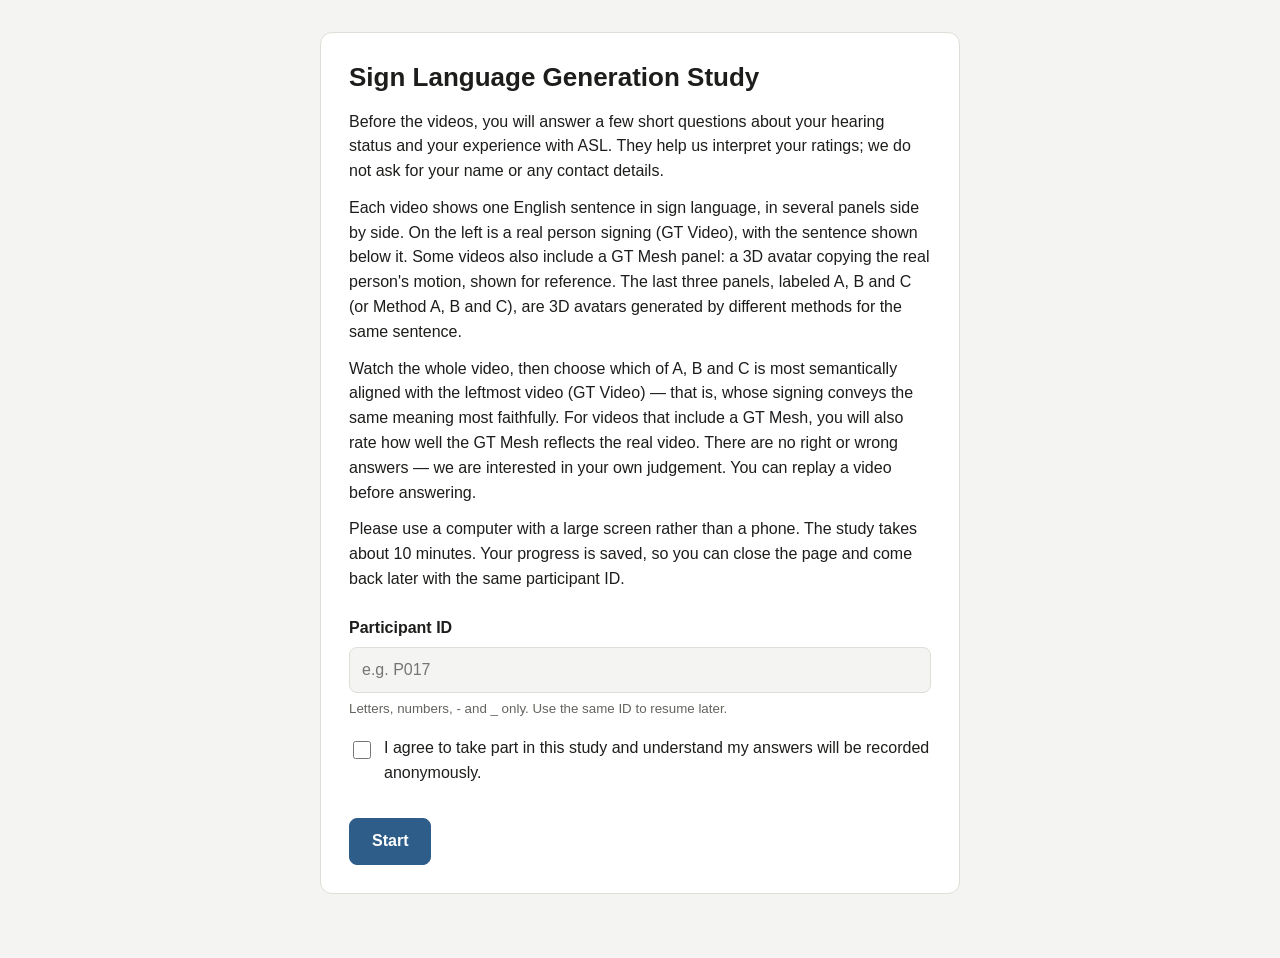
<file: index.html>
<!doctype html>
<html lang="en">
<head>
  <meta charset="utf-8">
  <meta name="viewport" content="width=device-width, initial-scale=1">
  <title>Video Comparison Study</title>
  <link rel="stylesheet" href="style.css">
</head>
<body>
  <div id="demo-banner" class="banner" hidden>
    Demo mode: no Google Sheet is connected, so answers are saved only in this browser.
  </div>

  <main>
    <!-- Welcome -->
    <section id="screen-welcome" class="screen card" hidden>
      <h1 id="study-title"></h1>
      <div id="instructions" class="prose"></div>


      <form id="start-form" novalidate>
        <label id="rater-field" class="field">
          <span>Participant ID</span>
          <input id="rater-id" name="rater" autocomplete="off" spellcheck="false"
                 placeholder="e.g. P017" maxlength="64">
          <small>Letters, numbers, - and _ only. Use the same ID to resume later.</small>
        </label>
        <label id="consent-field" class="check">
          <input id="consent" type="checkbox">
          <span id="consent-text"></span>
        </label>
        <p id="start-error" class="error" role="alert"></p>
        <button id="start-btn" class="btn primary" type="submit">Start</button>
      </form>
    </section>

    <!-- Background questions -->
    <section id="screen-survey" class="screen card" hidden>
      <h1>About you</h1>
      <p class="hint">These questions help us interpret your ratings. We don't ask for your name or contact details; your answers are stored only with your participant ID.</p>
      <form id="survey-form" novalidate>
        <div id="survey-questions"></div>
        <p id="survey-error" class="error" role="alert"></p>
        <button class="btn primary" type="submit">Continue</button>
      </form>
    </section>

    <!-- Trial -->
    <section id="screen-trial" class="screen" hidden>
      <div class="progress">
        <span id="progress-text"></span>
        <div class="bar"><div id="progress-fill"></div></div>
      </div>

      <div class="stage">
        <video id="player" playsinline preload="auto" disablepictureinpicture></video>
      </div>

      <div class="card rating-card">
        <div class="row controls">
          <button id="play-btn" class="btn" type="button" disabled>Loading…</button>
          <span id="trial-hint" class="hint"></span>
        </div>
        <div id="questions"></div>
        <div class="row end">
          <button id="next-btn" class="btn primary" type="button" disabled>Next</button>
        </div>
      </div>
    </section>

    <!-- Done -->
    <section id="screen-done" class="screen card" hidden>
      <h1>Thank you!</h1>
      <p>You have finished all the rounds.</p>
      <p id="save-status" class="hint"></p>
      <div id="code-box" class="code-box" hidden>
        <span>Your completion code</span>
        <strong id="completion-code"></strong>
      </div>
      <button id="download-btn" class="btn" type="button" hidden>Download my answers (CSV)</button>
    </section>

    <!-- Message (errors, no videos) -->
    <section id="screen-message" class="screen card" hidden>
      <h1 id="message-title"></h1>
      <p id="message-body"></p>
    </section>
  </main>

  <script src="config.js"></script>
  <script src="videos.js"></script>
  <script src="app.js"></script>
</body>
</html>
</file>
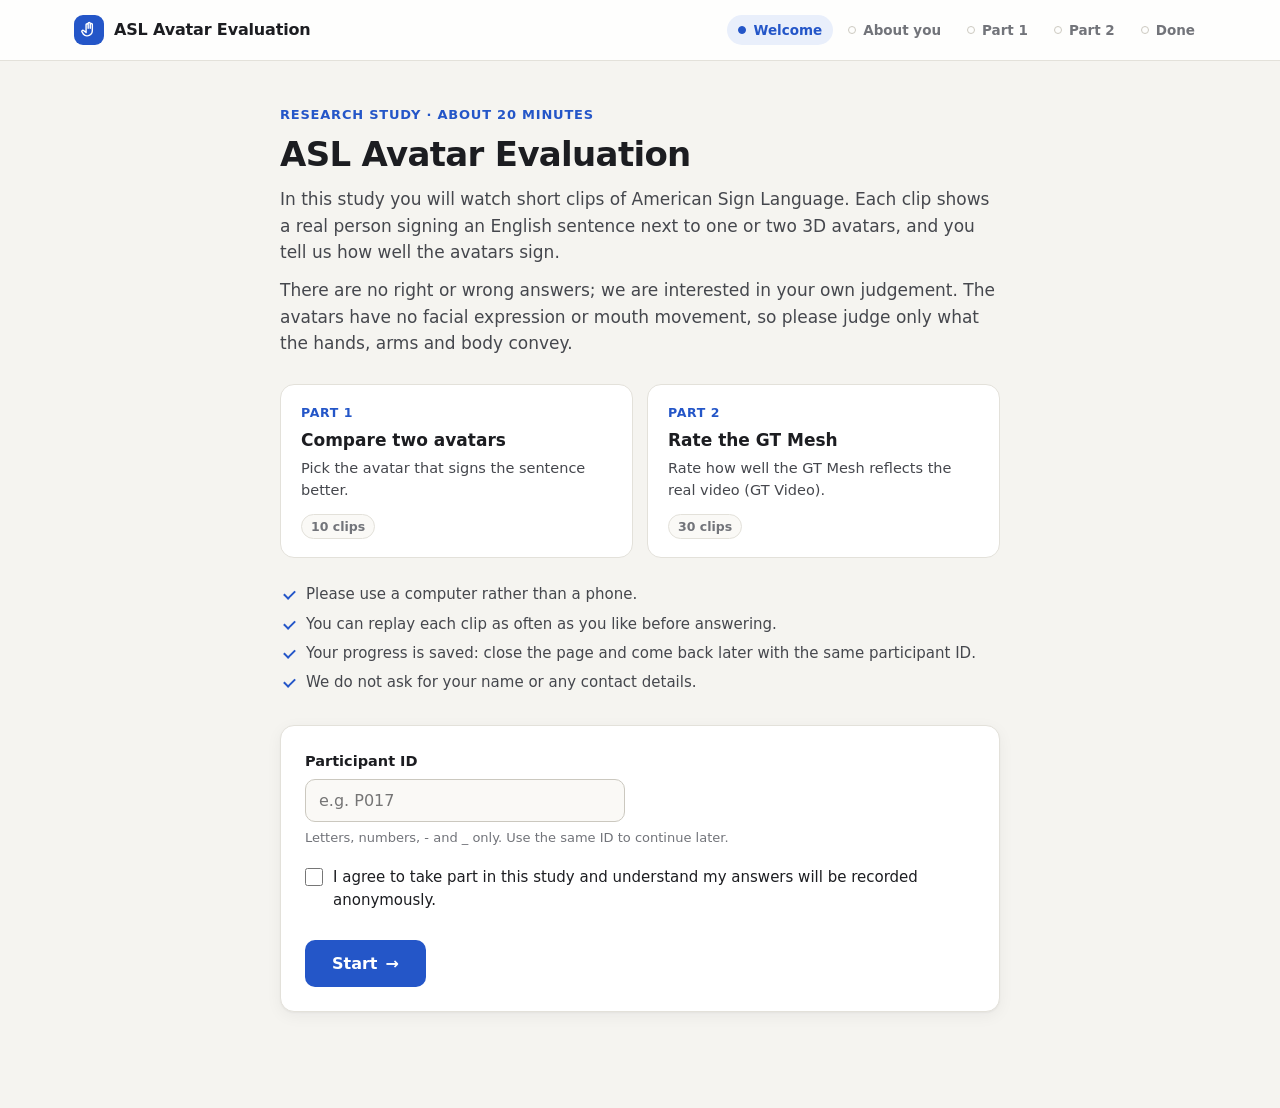
<file: eval/index.html>
<!doctype html>
<html lang="en">
<head>
  <meta charset="utf-8">
  <meta name="viewport" content="width=device-width, initial-scale=1">
  <meta name="robots" content="noindex, nofollow">
  <meta name="color-scheme" content="light dark">
  <title>ASL Avatar Evaluation</title>
  <link rel="stylesheet" href="style.css">
</head>
<body>
  <header class="topbar">
    <div class="topbar-inner">
      <div class="brand">
        <svg class="brand-mark" viewBox="0 0 24 24" aria-hidden="true">
          <path d="M8.5 11V5.75a1.25 1.25 0 0 1 2.5 0V10m0-1.5V4.25a1.25 1.25 0 0 1 2.5 0V10m0-1.25V5.5a1.25 1.25 0 0 1 2.5 0V13a6 6 0 0 1-6 6h-.7a5 5 0 0 1-3.9-1.88L3.6 14.3a1.3 1.3 0 0 1 1.9-1.75L8.5 15V11"/>
        </svg>
        <span id="brand-title">ASL Avatar Evaluation</span>
      </div>
      <ol class="steps" id="steps" aria-label="Study progress">
        <li data-step="welcome"><span class="dot"></span><span class="step-name">Welcome</span></li>
        <li data-step="survey"><span class="dot"></span><span class="step-name">About you</span></li>
        <li data-step="compare"><span class="dot"></span><span class="step-name">Part 1</span></li>
        <li data-step="recon"><span class="dot"></span><span class="step-name">Part 2</span></li>
        <li data-step="done"><span class="dot"></span><span class="step-name">Done</span></li>
      </ol>
    </div>
  </header>

  <div id="demo-banner" class="banner" hidden>
    Demo mode: no Google Sheet is connected, so answers are kept in this browser only.
  </div>

  <main>
    <!-- Welcome -->
    <section id="screen-welcome" class="screen narrow" hidden>
      <p class="eyebrow" id="welcome-eyebrow">Research study</p>
      <h1 id="study-title">ASL Avatar Evaluation</h1>
      <div id="intro" class="prose lede"></div>

      <div class="part-cards" id="part-cards"></div>

      <ul class="notes" id="notes"></ul>

      <form id="start-form" class="panel" novalidate>
        <label id="rater-field" class="field">
          <span class="field-label">Participant ID</span>
          <input id="rater-id" name="rater" autocomplete="off" spellcheck="false" placeholder="e.g. P017" maxlength="64">
          <small>Letters, numbers, - and _ only. Use the same ID to continue later.</small>
        </label>
        <label class="check">
          <input id="consent" type="checkbox">
          <span id="consent-text"></span>
        </label>
        <p id="start-error" class="error" role="alert"></p>
        <button id="start-btn" class="btn primary large" type="submit">Start <span aria-hidden="true">→</span></button>
      </form>
    </section>

    <!-- Background questions -->
    <section id="screen-survey" class="screen narrow" hidden>
      <p class="eyebrow">Before the clips</p>
      <h1>About you</h1>
      <p class="lede">These questions help us interpret your answers. They are stored only with your participant ID.</p>
      <form id="survey-form" novalidate>
        <div id="survey-questions"></div>
        <p id="survey-error" class="error" role="alert"></p>
        <button class="btn primary large" type="submit">Continue <span aria-hidden="true">→</span></button>
      </form>
    </section>

    <!-- Introduction to a part -->
    <section id="screen-part" class="screen narrow" hidden>
      <p class="eyebrow" id="part-eyebrow"></p>
      <h1 id="part-title"></h1>
      <div class="layout-sketch" id="part-sketch" aria-hidden="true"></div>
      <div id="part-instructions" class="prose"></div>
      <p class="part-count" id="part-count"></p>
      <button id="part-start" class="btn primary large" type="button">Begin <span aria-hidden="true">→</span></button>
    </section>

    <!-- Trial -->
    <section id="screen-trial" class="screen wide" hidden>
      <div class="trial-head">
        <div class="trial-meta">
          <span class="chip" id="part-chip"></span>
          <span id="progress-text" class="progress-text"></span>
        </div>
        <div class="progress" aria-hidden="true"><div id="progress-fill"></div></div>
      </div>

      <figure class="stage" id="stage">
        <figcaption class="sentence">
          <span class="sentence-label">Sentence</span>
          <span id="sentence"></span>
        </figcaption>
        <div class="viewer" id="viewer">
          <div class="panel-labels" id="panel-labels"></div>
          <div class="frame">
            <video id="player" playsinline preload="auto" disablepictureinpicture muted></video>
            <div class="dividers" id="dividers"></div>
            <button class="overlay" id="overlay" type="button">
              <span class="overlay-icon" aria-hidden="true">
                <svg viewBox="0 0 24 24"><path d="M8 5.5v13l10.5-6.5z"/></svg>
              </span>
              <span class="overlay-text" id="overlay-text">Loading…</span>
              <span class="overlay-bar"><span id="overlay-fill"></span></span>
            </button>
          </div>
        </div>
        <div class="player-bar">
          <button id="play-btn" class="btn ghost" type="button" disabled>
            <svg viewBox="0 0 24 24" aria-hidden="true"><path d="M12 5a7 7 0 1 1-6.93 8h2.02A5 5 0 1 0 12 7v3L7.5 6 12 2z"/></svg>
            <span id="play-label">Replay</span>
          </button>
          <span id="trial-hint" class="hint" aria-live="polite"></span>
        </div>
      </figure>

      <div class="answer" id="answer">
        <p class="question" id="question-text"></p>
        <div class="options" id="options" role="radiogroup" aria-labelledby="question-text"></div>
        <div class="answer-foot">
          <span class="keys" id="key-hint"></span>
          <button id="next-btn" class="btn primary" type="button" disabled>Next <span aria-hidden="true">→</span></button>
        </div>
      </div>
    </section>

    <!-- Done -->
    <section id="screen-done" class="screen narrow center" hidden>
      <div class="done-mark" aria-hidden="true">
        <svg viewBox="0 0 24 24"><path d="M9.5 16.2 5.3 12l-1.4 1.4 5.6 5.6 11-11-1.4-1.4z"/></svg>
      </div>
      <h1>Thank you!</h1>
      <p class="lede">You have finished both parts of the study.</p>
      <p id="save-status" class="hint"></p>
      <div id="code-box" class="code-box" hidden>
        <span>Your completion code</span>
        <strong id="completion-code"></strong>
      </div>
      <button id="download-btn" class="btn" type="button" hidden>Download my answers (CSV)</button>
    </section>

    <!-- Message (errors) -->
    <section id="screen-message" class="screen narrow" hidden>
      <h1 id="message-title"></h1>
      <p id="message-body" class="lede"></p>
    </section>
  </main>

  <script src="config.js"></script>
  <script src="videos.js"></script>
  <script src="app.js"></script>
</body>
</html>
</file>
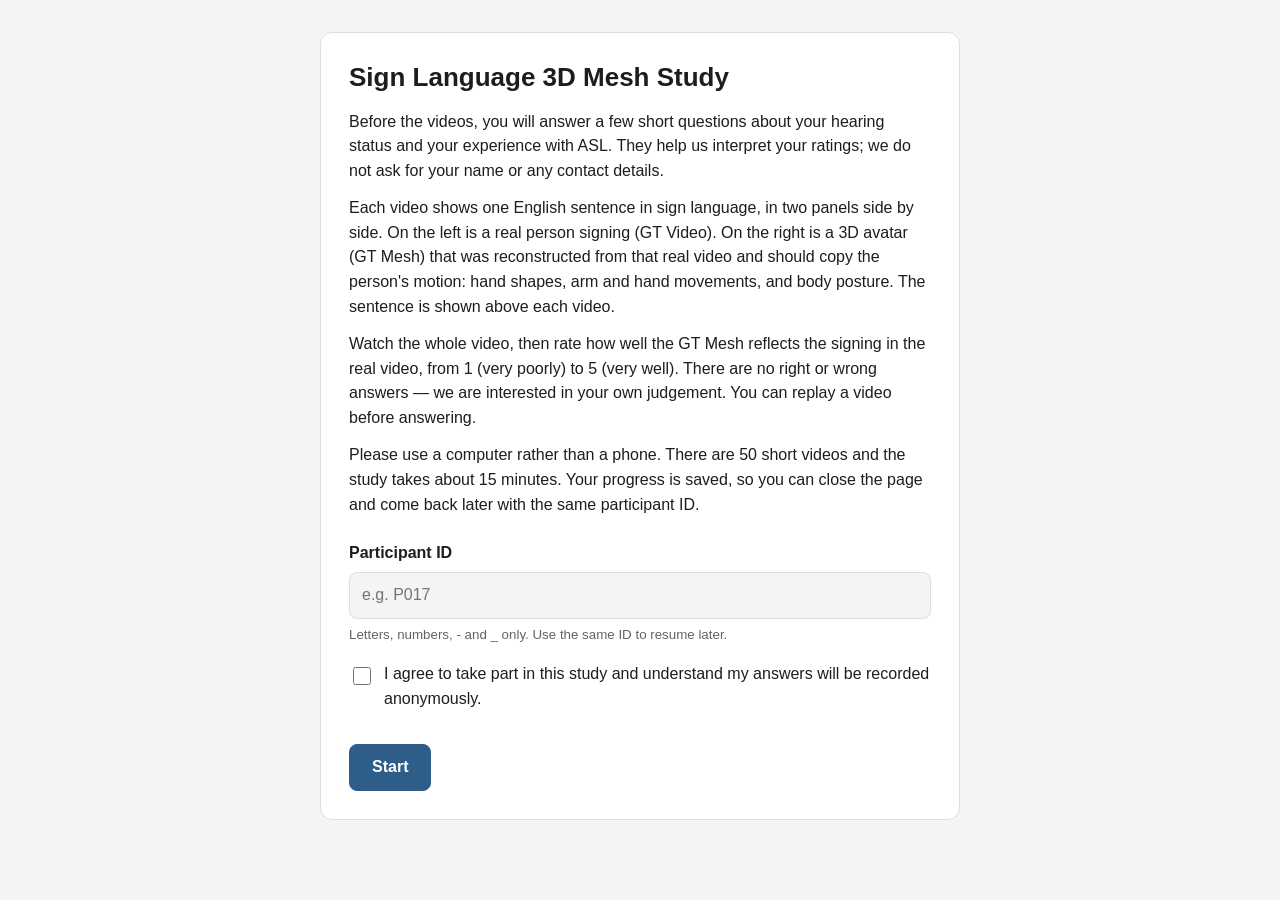
<file: mesh/index.html>
<!doctype html>
<html lang="en">
<head>
  <meta charset="utf-8">
  <meta name="viewport" content="width=device-width, initial-scale=1">
  <title>GT Mesh Rating Study</title>
  <link rel="stylesheet" href="../style.css">
</head>
<body>
  <div id="demo-banner" class="banner" hidden>
    Demo mode: no Google Sheet is connected, so answers are saved only in this browser.
  </div>

  <main>
    <!-- Welcome -->
    <section id="screen-welcome" class="screen card" hidden>
      <h1 id="study-title"></h1>
      <div id="instructions" class="prose"></div>


      <form id="start-form" novalidate>
        <label id="rater-field" class="field">
          <span>Participant ID</span>
          <input id="rater-id" name="rater" autocomplete="off" spellcheck="false"
                 placeholder="e.g. P017" maxlength="64">
          <small>Letters, numbers, - and _ only. Use the same ID to resume later.</small>
        </label>
        <label id="consent-field" class="check">
          <input id="consent" type="checkbox">
          <span id="consent-text"></span>
        </label>
        <p id="start-error" class="error" role="alert"></p>
        <button id="start-btn" class="btn primary" type="submit">Start</button>
      </form>
    </section>

    <!-- Background questions -->
    <section id="screen-survey" class="screen card" hidden>
      <h1>About you</h1>
      <p class="hint">These questions help us interpret your ratings. We don't ask for your name or contact details; your answers are stored only with your participant ID.</p>
      <form id="survey-form" novalidate>
        <div id="survey-questions"></div>
        <p id="survey-error" class="error" role="alert"></p>
        <button class="btn primary" type="submit">Continue</button>
      </form>
    </section>

    <!-- Trial -->
    <section id="screen-trial" class="screen" hidden>
      <div class="progress">
        <span id="progress-text"></span>
        <div class="bar"><div id="progress-fill"></div></div>
      </div>

      <p id="sentence" class="sentence" hidden></p>
      <div class="stage">
        <video id="player" playsinline preload="auto" disablepictureinpicture></video>
      </div>

      <div class="card rating-card">
        <div class="row controls">
          <button id="play-btn" class="btn" type="button" disabled>Loading…</button>
          <span id="trial-hint" class="hint"></span>
        </div>
        <div id="questions"></div>
        <div class="row end">
          <button id="next-btn" class="btn primary" type="button" disabled>Next</button>
        </div>
      </div>
    </section>

    <!-- Done -->
    <section id="screen-done" class="screen card" hidden>
      <h1>Thank you!</h1>
      <p>You have finished all the rounds.</p>
      <p id="save-status" class="hint"></p>
      <div id="code-box" class="code-box" hidden>
        <span>Your completion code</span>
        <strong id="completion-code"></strong>
      </div>
      <button id="download-btn" class="btn" type="button" hidden>Download my answers (CSV)</button>
    </section>

    <!-- Message (errors, no videos) -->
    <section id="screen-message" class="screen card" hidden>
      <h1 id="message-title"></h1>
      <p id="message-body"></p>
    </section>
  </main>

  <script src="config.js"></script>
  <script src="videos.js"></script>
  <script src="../app.js"></script>
</body>
</html>
</file>
<file: style.css>
:root {
  --bg: #f4f4f2;
  --card: #ffffff;
  --text: #1d1d1b;
  --muted: #64645f;
  --line: #deded8;
  --accent: #2f5d8a;
  --accent-text: #ffffff;
  --accent-soft: #e6eef6;
  --error: #b3261e;
  /* Neutral mid-gray behind the video, as recommended for subjective video tests. */
  --stage: #808080;
  --radius: 12px;
}

@media (prefers-color-scheme: dark) {
  :root {
    --bg: #161615;
    --card: #222220;
    --text: #ececea;
    --muted: #a3a39d;
    --line: #3a3a37;
    --accent: #7fb0e0;
    --accent-text: #0f1a24;
    --accent-soft: #23313f;
    --error: #f2948b;
  }
}

* { box-sizing: border-box; }
[hidden] { display: none !important; }

body {
  margin: 0;
  background: var(--bg);
  color: var(--text);
  font: 16px/1.55 -apple-system, BlinkMacSystemFont, "Segoe UI", Roboto, Helvetica, Arial, sans-serif;
}

main {
  max-width: 2600px; /* wide enough for a 2560 px video at its native size */
  margin: 0 auto;
  padding: 32px 16px 64px;
}

.banner {
  background: #fff4d6;
  color: #5c4500;
  text-align: center;
  padding: 8px 16px;
  font-size: 14px;
}

.card {
  background: var(--card);
  border: 1px solid var(--line);
  border-radius: var(--radius);
  padding: 28px;
}

#screen-welcome, #screen-survey, #screen-done, #screen-message { max-width: 640px; margin: 0 auto; }

h1 { font-size: 26px; line-height: 1.25; margin: 0 0 16px; }
.prose p { margin: 0 0 12px; }
.hint { color: var(--muted); font-size: 14px; }
.error { color: var(--error); font-size: 14px; min-height: 1.2em; margin: 8px 0; }

/* Welcome form */
#start-form { margin-top: 24px; }
.field { display: block; margin-bottom: 16px; }
.field span { display: block; font-weight: 600; margin-bottom: 6px; }
.field small { display: block; color: var(--muted); margin-top: 6px; }
.field input {
  width: 100%;
  font: inherit;
  padding: 10px 12px;
  border: 1px solid var(--line);
  border-radius: 8px;
  background: var(--bg);
  color: var(--text);
}
.field input:focus { outline: 2px solid var(--accent); outline-offset: 1px; }

.check { display: flex; gap: 10px; align-items: flex-start; margin: 8px 0; cursor: pointer; }
.check input { margin-top: 5px; width: 18px; height: 18px; flex: none; }

/* Background questions */
.survey-q { border: 0; padding: 0; margin: 20px 0 8px; min-width: 0; }
.survey-q legend { font-weight: 600; padding: 0; margin-bottom: 10px; }
.survey-q label {
  display: flex;
  gap: 10px;
  align-items: flex-start;
  padding: 10px 12px;
  margin-bottom: 8px;
  border: 1px solid var(--line);
  border-radius: 8px;
  cursor: pointer;
}
.survey-q label:has(input:checked) { border-color: var(--accent); background: var(--accent-soft); }
.survey-q input[type="radio"] { margin-top: 4px; flex: none; }
.survey-q input[type="text"] { width: 100%; font: inherit; padding: 10px 12px; border: 1px solid var(--line); border-radius: 8px; background: var(--bg); color: var(--text); }

/* Buttons */
.btn {
  font: inherit;
  font-weight: 600;
  white-space: nowrap;
  padding: 10px 22px;
  border-radius: 8px;
  border: 1px solid var(--line);
  background: var(--card);
  color: var(--text);
  cursor: pointer;
}
.btn.primary { background: var(--accent); border-color: var(--accent); color: var(--accent-text); }
.btn:disabled { opacity: .45; cursor: not-allowed; }
.btn:not(:disabled):hover { filter: brightness(1.06); }

/* Trial */
.progress { display: flex; align-items: center; gap: 14px; margin-bottom: 14px; font-size: 14px; color: var(--muted); }
.progress .bar { flex: 1; height: 6px; background: var(--line); border-radius: 3px; overflow: hidden; }
#progress-fill { height: 100%; width: 0; background: var(--accent); transition: width .3s; }

.stage {
  background: var(--stage);
  border-radius: var(--radius);
  overflow: hidden;
  display: flex;
  align-items: center;
  justify-content: center;
  min-height: 200px;
}
/* Shown at its own size, scaled down only if wider than the page or taller than the screen allows. */
.stage video { display: block; max-width: 100%; max-height: calc(100vh - 300px); min-height: 160px; }

.sentence { margin: 0 auto 12px; max-width: 960px; text-align: center; font-size: 18px; font-weight: 600; }

.rating-card { margin: 16px auto 0; padding-top: 18px; max-width: 960px; }

.question { margin-top: 22px; }
.question p { margin: 0 0 10px; font-weight: 600; }
.question.locked { opacity: .45; pointer-events: none; }

.choices { display: grid; grid-template-columns: repeat(var(--n), minmax(0, 1fr)); gap: 8px; }
.choices label {
  display: flex;
  align-items: center;
  justify-content: center;
  padding: 12px 4px;
  border: 1px solid var(--line);
  border-radius: 8px;
  cursor: pointer;
  font-size: 18px;
  font-weight: 700;
  user-select: none;
}
.choices input { position: absolute; opacity: 0; pointer-events: none; }
.choices input:checked + label { border-color: var(--accent); background: var(--accent-soft); box-shadow: inset 0 0 0 1px var(--accent); }
.choices input:focus-visible + label { outline: 2px solid var(--accent); outline-offset: 2px; }
.choices label:has(small) { flex-direction: column; gap: 2px; padding: 8px 4px; }
.choices label small { font-size: 12px; font-weight: 500; color: var(--muted); }

.row { display: flex; align-items: center; justify-content: space-between; gap: 16px; margin-top: 22px; }
.row.end { justify-content: flex-end; }
.row.controls { margin-top: 0; justify-content: flex-start; }

/* Done */
.code-box {
  margin: 20px 0;
  padding: 16px;
  border: 1px dashed var(--accent);
  border-radius: 8px;
  display: flex;
  flex-direction: column;
  gap: 4px;
}
.code-box strong { font-size: 22px; letter-spacing: .04em; user-select: all; }

@media (max-width: 700px) {
  main { padding-top: 16px; }
  .card { padding: 20px; }
  .stage { min-height: 0; }
  .stage video { max-height: none; min-height: 0; }
}
</file>
<file: eval/style.css>
:root {
  --bg: #f5f4f0;
  --surface: #ffffff;
  --surface-2: #faf9f6;
  --ink: #1c1d21;
  --ink-2: #45474d;
  --muted: #72747a;
  --line: #e3e1da;
  --line-strong: #cbc8bf;
  --accent: #2456c8;
  --accent-ink: #ffffff;
  --accent-soft: #e9effb;
  --tone-a: #2f6fe4;
  --tone-a-soft: #eaf1fd;
  --tone-b: #d2730f;
  --tone-b-soft: #fcf0e2;
  --tone-real: #8b8e95;
  --stage: #0b0c0e;
  --danger: #c2412d;
  --warn-bg: #fdf3dc;
  --warn-ink: #6d4b06;
  --shadow: 0 1px 2px rgba(20, 20, 30, 0.04), 0 4px 16px rgba(20, 20, 30, 0.05);
  --radius: 14px;
  --font: "Inter", system-ui, -apple-system, "Segoe UI", Roboto, "Helvetica Neue", sans-serif;
}

@media (prefers-color-scheme: dark) {
  :root {
    --bg: #101113;
    --surface: #18191c;
    --surface-2: #1d1f22;
    --ink: #ecebe6;
    --ink-2: #c6c5bf;
    --muted: #93948f;
    --line: #2a2c30;
    --line-strong: #3b3d42;
    --accent: #6f9cf6;
    --accent-ink: #0c1322;
    --accent-soft: #1b2639;
    --tone-a: #74a1f8;
    --tone-a-soft: #1a2639;
    --tone-b: #f0a24f;
    --tone-b-soft: #33261a;
    --tone-real: #8e9096;
    --warn-bg: #2f2612;
    --warn-ink: #f0d79c;
    --shadow: 0 1px 2px rgba(0, 0, 0, 0.3), 0 4px 16px rgba(0, 0, 0, 0.25);
  }
}

* { box-sizing: border-box; }
[hidden] { display: none !important; }

html { -webkit-text-size-adjust: 100%; }
body {
  margin: 0;
  background: var(--bg);
  color: var(--ink);
  font: 16px/1.55 var(--font);
  -webkit-font-smoothing: antialiased;
}

h1 {
  margin: 0 0 12px;
  font-size: clamp(26px, 3.4vw, 34px);
  line-height: 1.15;
  font-weight: 680;
  letter-spacing: -0.02em;
}
p { margin: 0 0 12px; }
.prose p:last-child { margin-bottom: 0; }
.lede { color: var(--ink-2); font-size: 17px; }
.eyebrow {
  margin: 0 0 10px;
  color: var(--accent);
  font-size: 13px;
  font-weight: 650;
  letter-spacing: 0.06em;
  text-transform: uppercase;
}
.hint { color: var(--muted); font-size: 14px; }
.error { min-height: 1.4em; margin: 8px 0 0; color: var(--danger); font-size: 14px; }
kbd {
  display: inline-block;
  min-width: 22px;
  padding: 1px 6px;
  border: 1px solid var(--line-strong);
  border-bottom-width: 2px;
  border-radius: 6px;
  background: var(--surface-2);
  color: var(--muted);
  font: 600 12px/1.5 var(--font);
  text-align: center;
}

/* ---------- top bar ---------- */
.topbar {
  position: sticky;
  top: 0;
  z-index: 10;
  background: color-mix(in srgb, var(--surface) 88%, transparent);
  backdrop-filter: saturate(1.4) blur(10px);
  -webkit-backdrop-filter: saturate(1.4) blur(10px);
  border-bottom: 1px solid var(--line);
}
.topbar-inner {
  display: flex;
  align-items: center;
  justify-content: space-between;
  gap: 16px;
  max-width: 1180px;
  height: 60px;
  margin: 0 auto;
  padding: 0 24px;
}
.brand { display: flex; align-items: center; gap: 10px; font-weight: 650; letter-spacing: -0.01em; white-space: nowrap; }
.brand-mark {
  width: 30px;
  height: 30px;
  padding: 5px;
  border-radius: 9px;
  background: var(--accent);
  fill: none;
  stroke: var(--accent-ink);
  stroke-width: 1.7;
  stroke-linecap: round;
  stroke-linejoin: round;
}
.steps { display: flex; gap: 4px; margin: 0; padding: 0; list-style: none; }
.steps li {
  display: flex;
  align-items: center;
  gap: 7px;
  padding: 5px 11px;
  border-radius: 999px;
  color: var(--muted);
  font-size: 13.5px;
  font-weight: 550;
  white-space: nowrap;
}
.steps .dot { width: 8px; height: 8px; border-radius: 50%; border: 1.5px solid var(--line-strong); }
.steps li.done .dot { background: var(--line-strong); border-color: var(--line-strong); }
.steps li.current { background: var(--accent-soft); color: var(--accent); }
.steps li.current .dot { background: var(--accent); border-color: var(--accent); }

.banner {
  padding: 9px 24px;
  background: var(--warn-bg);
  color: var(--warn-ink);
  font-size: 14px;
  text-align: center;
}

/* ---------- layout ---------- */
main { padding: 44px 24px 96px; }
.screen { margin: 0 auto; }
.screen.narrow { max-width: 720px; }
.screen.wide { max-width: 1180px; }
.screen.center { text-align: center; }

.panel {
  padding: 24px;
  border: 1px solid var(--line);
  border-radius: var(--radius);
  background: var(--surface);
  box-shadow: var(--shadow);
}

/* ---------- buttons & fields ---------- */
.btn {
  display: inline-flex;
  align-items: center;
  justify-content: center;
  gap: 8px;
  padding: 10px 18px;
  border: 1px solid var(--line-strong);
  border-radius: 10px;
  background: var(--surface);
  color: var(--ink);
  font: 600 15px/1.2 var(--font);
  cursor: pointer;
  transition: background 0.15s, border-color 0.15s, transform 0.05s, opacity 0.15s;
}
.btn:hover:not(:disabled) { border-color: var(--ink-2); }
.btn:active:not(:disabled) { transform: translateY(1px); }
.btn:disabled { opacity: 0.4; cursor: not-allowed; }
.btn.primary { border-color: transparent; background: var(--accent); color: var(--accent-ink); }
.btn.primary:hover:not(:disabled) { border-color: transparent; filter: brightness(1.07); }
.btn.large { padding: 13px 26px; font-size: 16px; }
.btn.ghost { background: transparent; }
.btn svg { width: 18px; height: 18px; fill: currentColor; }
:focus-visible { outline: 2.5px solid var(--accent); outline-offset: 2px; }

.field { display: block; margin-bottom: 18px; }
.field-label { display: block; margin-bottom: 6px; font-weight: 600; font-size: 14.5px; }
.field input {
  width: 100%;
  max-width: 320px;
  padding: 11px 13px;
  border: 1px solid var(--line-strong);
  border-radius: 10px;
  background: var(--surface-2);
  color: var(--ink);
  font: 16px var(--font);
}
.field input:focus { border-color: var(--accent); outline: none; box-shadow: 0 0 0 3px var(--accent-soft); }
.field small { display: block; margin-top: 6px; color: var(--muted); font-size: 13px; }
.check { display: flex; align-items: flex-start; gap: 10px; font-size: 15px; cursor: pointer; }
.check input { width: 18px; height: 18px; margin: 2px 0 0; accent-color: var(--accent); flex: none; }

/* ---------- welcome ---------- */
.part-cards { display: grid; grid-template-columns: repeat(auto-fit, minmax(240px, 1fr)); gap: 14px; margin: 28px 0 22px; }
.part-card {
  display: flex;
  flex-direction: column;
  gap: 4px;
  padding: 18px 20px;
  border: 1px solid var(--line);
  border-radius: var(--radius);
  background: var(--surface);
}
.part-num { color: var(--accent); font-size: 12.5px; font-weight: 650; letter-spacing: 0.05em; text-transform: uppercase; }
.part-name { font-size: 17px; }
.part-summary { color: var(--ink-2); font-size: 14.5px; }
.part-clips {
  align-self: flex-start;
  margin-top: 8px;
  padding: 2px 9px;
  border-radius: 999px;
  background: var(--surface-2);
  border: 1px solid var(--line);
  color: var(--muted);
  font-size: 12.5px;
  font-weight: 600;
}
.notes { margin: 0 0 28px; padding: 0; list-style: none; color: var(--ink-2); font-size: 15px; }
.notes li { position: relative; padding: 3px 0 3px 26px; }
.notes li::before {
  content: "";
  position: absolute;
  left: 4px;
  top: 10px;
  width: 9px;
  height: 5px;
  border-left: 2px solid var(--accent);
  border-bottom: 2px solid var(--accent);
  transform: rotate(-45deg);
}

/* ---------- survey ---------- */
.survey-q {
  margin: 0 0 16px;
  padding: 20px 22px;
  border: 1px solid var(--line);
  border-radius: var(--radius);
  background: var(--surface);
}
.survey-q legend { display: flex; gap: 10px; float: left; width: 100%; margin-bottom: 12px; padding: 0; font-weight: 620; font-size: 16px; }
.survey-options { clear: both; display: grid; gap: 7px; }
.q-num {
  display: inline-grid;
  place-items: center;
  flex: none;
  width: 24px;
  height: 24px;
  border-radius: 50%;
  background: var(--accent-soft);
  color: var(--accent);
  font-size: 13px;
}
.radio-row {
  display: flex;
  align-items: flex-start;
  gap: 11px;
  padding: 10px 13px;
  border: 1px solid var(--line);
  border-radius: 10px;
  font-size: 15px;
  cursor: pointer;
  transition: border-color 0.12s, background 0.12s;
}
.radio-row:hover { border-color: var(--line-strong); }
.radio-row input { margin: 3px 0 0; accent-color: var(--accent); flex: none; }
.radio-row:has(input:checked) { border-color: var(--accent); background: var(--accent-soft); }

/* ---------- part intro ---------- */
.layout-sketch {
  display: grid;
  grid-template-columns: repeat(var(--panels, 3), 1fr);
  gap: 10px;
  max-width: calc(var(--panels, 3) * 150px);
  margin: 22px 0 24px;
}
.sketch-cell { display: flex; flex-direction: column; align-items: center; gap: 8px; }
.sketch-art {
  display: grid;
  place-items: center;
  width: 100%;
  aspect-ratio: 1;
  border-radius: 12px;
  background: var(--stage);
  border: 2px solid transparent;
}
.sketch-art svg { width: 56%; height: 56%; fill: var(--tone-real); stroke: var(--tone-real); }
.sketch-cell.tone-a .sketch-art { border-color: var(--tone-a); }
.sketch-cell.tone-a svg { fill: #e9e6df; stroke: #e9e6df; }
.sketch-cell.tone-b .sketch-art { border-color: var(--tone-b); }
.sketch-cell.tone-b svg { fill: #e9e6df; stroke: #e9e6df; }
.sketch-name { font-size: 13.5px; font-weight: 600; color: var(--ink-2); }
.part-count { margin: 18px 0 22px; color: var(--muted); font-size: 14.5px; font-weight: 550; }

/* ---------- trial ---------- */
.trial-head { margin: -16px 0 18px; }
.trial-meta { display: flex; align-items: center; justify-content: space-between; gap: 12px; margin-bottom: 9px; }
.chip {
  padding: 4px 11px;
  border-radius: 999px;
  background: var(--accent-soft);
  color: var(--accent);
  font-size: 13px;
  font-weight: 650;
}
.progress-text { color: var(--muted); font-size: 14px; font-weight: 600; font-variant-numeric: tabular-nums; }
.progress { height: 4px; border-radius: 99px; background: var(--line); overflow: hidden; }
#progress-fill { height: 100%; width: 0; border-radius: 99px; background: var(--accent); transition: width 0.3s ease; }

.stage {
  margin: 0 0 16px;
  border: 1px solid var(--line);
  border-radius: var(--radius);
  background: var(--surface);
  box-shadow: var(--shadow);
  overflow: hidden;
}
.sentence {
  display: flex;
  align-items: baseline;
  gap: 14px;
  padding: 16px 22px;
  border-bottom: 1px solid var(--line);
  font-size: 18px;
  font-weight: 560;
  line-height: 1.4;
}
.no-sentence .sentence { display: none; }
.sentence-label {
  flex: none;
  color: var(--muted);
  font-size: 12px;
  font-weight: 650;
  letter-spacing: 0.06em;
  text-transform: uppercase;
}

.viewer { background: var(--stage); }
.viewer > * { max-width: calc(var(--panels, 3) * 360px); margin: 0 auto; }
.panel-labels { display: grid; grid-template-columns: repeat(var(--panels, 3), 1fr); padding: 12px 0 2px; }
.panel-label {
  display: flex;
  align-items: center;
  justify-content: center;
  gap: 7px;
  color: #d9d7d0;
  font-size: 14px;
  font-weight: 620;
  letter-spacing: 0.01em;
}
.swatch { width: 10px; height: 10px; border-radius: 3px; background: var(--tone-real); flex: none; }
.tone-a .swatch { background: var(--tone-a); }
.tone-b .swatch { background: var(--tone-b); }
.panel-label.tone-a { color: #b9d0fb; }
.panel-label.tone-b { color: #f6cf9f; }

.frame { position: relative; }
.frame video { display: block; width: 100%; height: auto; aspect-ratio: calc(var(--panels, 3) * 512) / 416; background: var(--stage); }
.dividers span { position: absolute; top: 6%; bottom: 6%; width: 1px; background: rgba(255, 255, 255, 0.1); }

.overlay {
  position: absolute;
  inset: 0;
  display: flex;
  flex-direction: column;
  align-items: center;
  justify-content: center;
  gap: 12px;
  width: 100%;
  border: 0;
  background: rgba(8, 9, 11, 0.55);
  color: #f1efe9;
  font: 600 15px var(--font);
  cursor: pointer;
}
.overlay:disabled { cursor: default; }
.overlay-icon {
  display: grid;
  place-items: center;
  width: 68px;
  height: 68px;
  border-radius: 50%;
  background: #fff;
  box-shadow: 0 6px 24px rgba(0, 0, 0, 0.35);
  transition: transform 0.15s;
}
.overlay-icon svg { width: 30px; height: 30px; margin-left: 4px; fill: #111; }
.overlay:hover:not(:disabled) .overlay-icon { transform: scale(1.06); }
.overlay-bar { width: 180px; height: 4px; border-radius: 99px; background: rgba(255, 255, 255, 0.18); overflow: hidden; }
.overlay-bar span { display: block; height: 100%; width: 0; background: #fff; transition: width 0.15s; }
.overlay[data-mode="loading"] .overlay-icon,
.overlay[data-mode="error"] .overlay-icon { display: none; }
.overlay:not([data-mode="loading"]) .overlay-bar { display: none; }

.player-bar { display: flex; align-items: center; gap: 14px; padding: 12px 16px; border-top: 1px solid var(--line); }
.player-bar .btn { padding: 8px 14px; }

.answer {
  padding: 22px 24px;
  border: 1px solid var(--line);
  border-radius: var(--radius);
  background: var(--surface);
  box-shadow: var(--shadow);
  transition: opacity 0.2s;
}
.answer.locked .options { opacity: 0.4; pointer-events: none; }
.question { margin: 0 0 16px; font-size: 18px; font-weight: 640; }

.options { display: grid; gap: 10px; }
.options.choice { grid-template-columns: repeat(var(--n, 3), 1fr); }
.options.scale { grid-template-columns: repeat(var(--n, 5), 1fr); }
.option {
  position: relative;
  display: flex;
  flex-direction: column;
  align-items: center;
  justify-content: center;
  gap: 6px;
  min-height: 64px;
  padding: 14px 10px;
  border: 1.5px solid var(--line-strong);
  border-radius: 12px;
  background: var(--surface);
  color: var(--ink);
  font: 600 16px/1.25 var(--font);
  cursor: pointer;
  transition: border-color 0.12s, background 0.12s, box-shadow 0.12s;
}
.option:hover { border-color: var(--ink-2); }
.options.choice .option { flex-direction: row; gap: 10px; min-height: 72px; }
.options.choice .option kbd { position: absolute; top: 8px; right: 8px; }
.options.choice .option[aria-checked="true"] {
  --tone: var(--accent);
  --tone-soft: var(--accent-soft);
  border-color: var(--tone);
  background: var(--tone-soft);
  box-shadow: inset 0 0 0 1px var(--tone), 0 0 0 4px var(--tone-soft);
}
.options.choice .option.tone-a { --tone: var(--tone-a); --tone-soft: var(--tone-a-soft); }
.options.choice .option.tone-b { --tone: var(--tone-b); --tone-soft: var(--tone-b-soft); }
.options.choice .option.tone-a[aria-checked="true"] { --tone: var(--tone-a); --tone-soft: var(--tone-a-soft); }
.options.choice .option.tone-b[aria-checked="true"] { --tone: var(--tone-b); --tone-soft: var(--tone-b-soft); }
.options.choice .option[aria-checked="true"]::before {
  content: "";
  position: absolute;
  top: 9px;
  left: 10px;
  width: 18px;
  height: 18px;
  border-radius: 50%;
  background: var(--tone) url("data:image/svg+xml,%3Csvg xmlns='http://www.w3.org/2000/svg' viewBox='0 0 24 24'%3E%3Cpath fill='white' d='M9.5 16.2 5.3 12l-1.4 1.4 5.6 5.6 11-11-1.4-1.4z'/%3E%3C/svg%3E") center / 13px no-repeat;
}
.option .swatch { width: 12px; height: 12px; }
.option-num { font-size: 24px; font-weight: 700; font-variant-numeric: tabular-nums; }
.options.scale .option-label { color: var(--ink-2); font-size: 13px; font-weight: 550; }
.options.scale .option[aria-checked="true"] { background: var(--accent); border-color: var(--accent); color: var(--accent-ink); }
.options.scale .option[aria-checked="true"] .option-label { color: var(--accent-ink); }

.answer-foot { display: flex; align-items: center; justify-content: space-between; gap: 16px; margin-top: 20px; }
.keys { color: var(--muted); font-size: 13.5px; }

/* ---------- done ---------- */
.done-mark {
  display: grid;
  place-items: center;
  width: 64px;
  height: 64px;
  margin: 8px auto 18px;
  border-radius: 50%;
  background: var(--accent-soft);
}
.done-mark svg { width: 34px; height: 34px; fill: var(--accent); }
.code-box {
  display: inline-flex;
  flex-direction: column;
  gap: 4px;
  margin: 12px 0 20px;
  padding: 16px 28px;
  border: 1px dashed var(--line-strong);
  border-radius: var(--radius);
  background: var(--surface);
}
.code-box span { color: var(--muted); font-size: 13px; }
.code-box strong { font-size: 24px; letter-spacing: 0.08em; }

/* ---------- small screens ---------- */
@media (max-width: 760px) {
  .topbar-inner { padding: 0 16px; }
  .steps li:not(.current) .step-name { display: none; }
  .steps li { padding: 5px 7px; }
  main { padding: 28px 16px 72px; }
  .sentence { flex-direction: column; gap: 4px; padding: 14px 16px; font-size: 16px; }
  .panel-label { font-size: 12px; gap: 5px; }
  .answer { padding: 18px 16px; }
  .options.choice .option { flex-direction: column; gap: 6px; min-height: 64px; font-size: 14.5px; }
  .options.choice .option kbd { display: none; }
  .options.scale .option-label { display: none; }
  .answer-foot .keys { display: none; }
  .answer-foot .btn { width: 100%; }
}
@media (max-width: 480px) {
  .brand span { display: none; }
}
</file>
